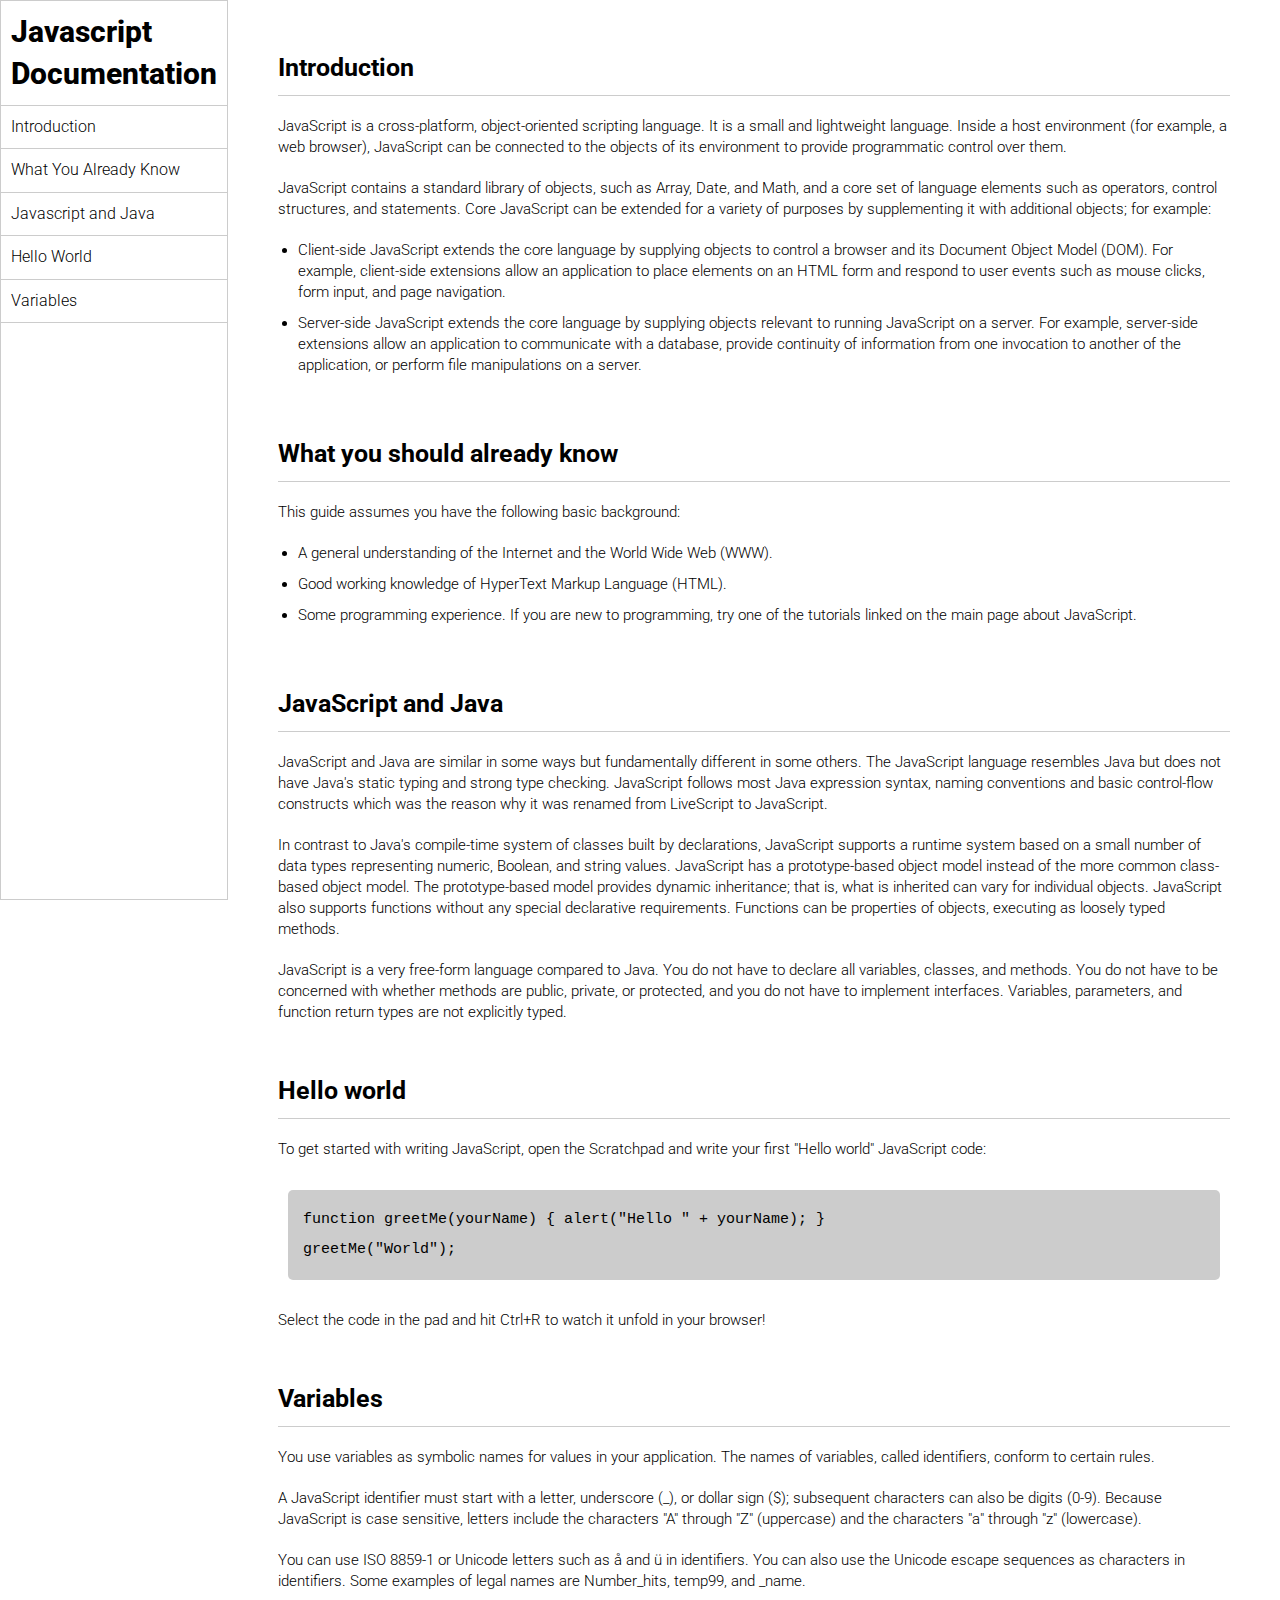
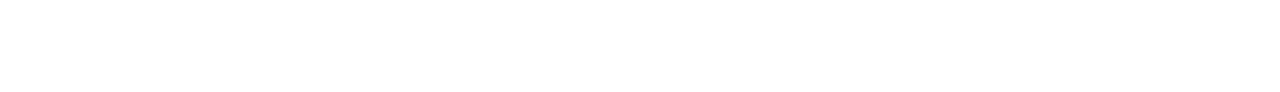
<file: Javascript Documentation/index.html>
<!DOCTYPE html>
<html lang="en">
<head>
    <meta charset="UTF-8">
    <meta name="viewport" content="width=device-width, initial-scale=1.0">
    <title>Javascript Documentation</title>
    <link rel="stylesheet" href="./style.css">
    <link rel="preconnect" href="https://fonts.googleapis.com">
    <link rel="preconnect" href="https://fonts.gstatic.com" crossorigin>
    <link href="https://fonts.googleapis.com/css2?family=Roboto:wght@300&display=swap" rel="stylesheet"> 
</head>
<body>
    <header>
        <nav>
            <h1>Javascript Documentation</h1>
            <ul>
                <a href="#introduction">
                    <li>Introduction</li>
                </a>
                <a href="#what_you_already_know">
                    <li>What You Already Know</li>
                </a>
                <a href="#JavaScript_and_Java">
                    <li>Javascript and Java</li>
                </a>
                <a href="#Hello_World">
                    <li>Hello World</li>
                </a>
                <a href="#Variables">
                    <li>Variables</li>
                </a>
            </ul>
        </nav>
    </header>
    <main>
        <section id="introduction">
            <h2>Introduction</h2>
            <article>
                <p> JavaScript is a cross-platform, object-oriented scripting language.
                    It is a small and lightweight language. Inside a host environment
                    (for example, a web browser), JavaScript can be connected to the
                    objects of its environment to provide programmatic control over
                    them.
                </p>
                <p>
                    JavaScript contains a standard library of objects, such as Array,
                    Date, and Math, and a core set of language elements such as
                    operators, control structures, and statements. Core JavaScript can
                    be extended for a variety of purposes by supplementing it with
                    additional objects; for example:
                </p>
                <ul>
                    <li>
                        Client-side JavaScript extends the core language by supplying
                        objects to control a browser and its Document Object Model (DOM).
                        For example, client-side extensions allow an application to place
                        elements on an HTML form and respond to user events such as mouse
                        clicks, form input, and page navigation.
                    </li>
                    <li>
                        Server-side JavaScript extends the core language by supplying
                        objects relevant to running JavaScript on a server. For example,
                        server-side extensions allow an application to communicate with a
                        database, provide continuity of information from one invocation to
                        another of the application, or perform file manipulations on a
                        server.
                    </li>
                </ul>
            </article>
        </section>
        <section id="What_you_should_already_know">
            <h2>What you should already know</h2>
            <article>
              <p>This guide assumes you have the following basic background:</p>
    
              <ul>
                <li>
                  A general understanding of the Internet and the World Wide Web
                  (WWW).
                </li>
                <li>Good working knowledge of HyperText Markup Language (HTML).</li>
                <li>
                  Some programming experience. If you are new to programming, try
                  one of the tutorials linked on the main page about JavaScript.
                </li>
              </ul>
            </article>
          </section>
          <section id="JavaScript_and_Java">
            <h2>JavaScript and Java</h2>
            <article>
              <p>
                JavaScript and Java are similar in some ways but fundamentally
                different in some others. The JavaScript language resembles Java but
                does not have Java's static typing and strong type checking.
                JavaScript follows most Java expression syntax, naming conventions
                and basic control-flow constructs which was the reason why it was
                renamed from LiveScript to JavaScript.
              </p>
    
              <p>
                In contrast to Java's compile-time system of classes built by
                declarations, JavaScript supports a runtime system based on a small
                number of data types representing numeric, Boolean, and string
                values. JavaScript has a prototype-based object model instead of the
                more common class-based object model. The prototype-based model
                provides dynamic inheritance; that is, what is inherited can vary
                for individual objects. JavaScript also supports functions without
                any special declarative requirements. Functions can be properties of
                objects, executing as loosely typed methods.
              </p>
              <p>
                JavaScript is a very free-form language compared to Java. You do not
                have to declare all variables, classes, and methods. You do not have
                to be concerned with whether methods are public, private, or
                protected, and you do not have to implement interfaces. Variables,
                parameters, and function return types are not explicitly typed.
              </p>
            </article>
          </section>
          <section id="Hello_world">
            <h2>Hello world</h2>
            <article>
              To get started with writing JavaScript, open the Scratchpad and write
              your first "Hello world" JavaScript code:
              <code
                >function greetMe(yourName) { alert("Hello " + yourName); }
                greetMe("World");
              </code>
    
              Select the code in the pad and hit Ctrl+R to watch it unfold in your
              browser!
            </article>
          </section>
          <section id="Variables">
            <h2>Variables</h2>
            <article>
              <p>
                You use variables as symbolic names for values in your application.
                The names of variables, called identifiers, conform to certain
                rules.
              </p>
              <p>
                A JavaScript identifier must start with a letter, underscore (_), or
                dollar sign ($); subsequent characters can also be digits (0-9).
                Because JavaScript is case sensitive, letters include the characters
                "A" through "Z" (uppercase) and the characters "a" through "z"
                (lowercase).
              </p>
              <p>
                You can use ISO 8859-1 or Unicode letters such as å and ü in
                identifiers. You can also use the Unicode escape sequences as
                characters in identifiers. Some examples of legal names are
                Number_hits, temp99, and _name.
              </p>
            </article>
          </section>
    </main>
</body>
</html>
</file>
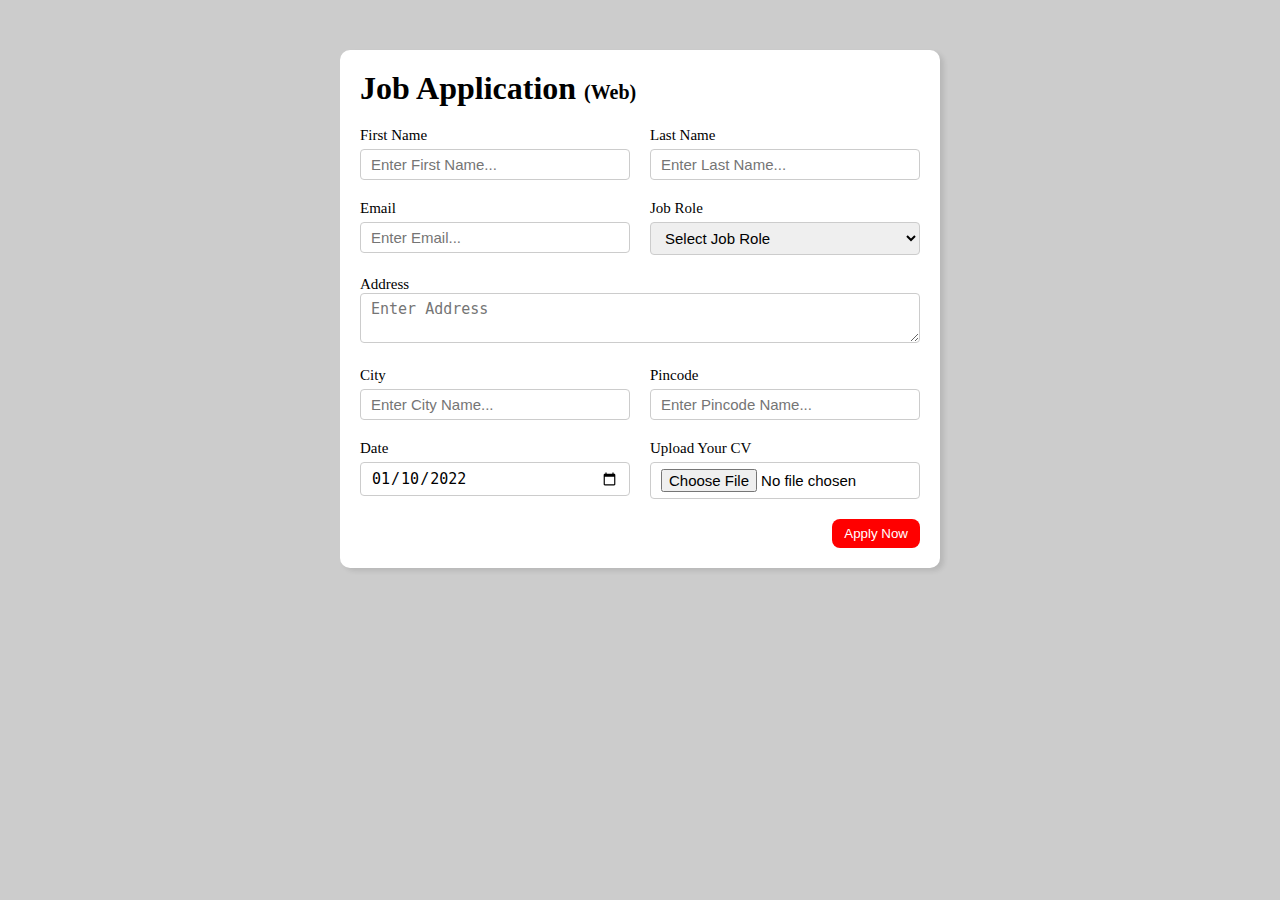
<file: Job Application/index.html>
<!DOCTYPE html>
<html lang="en">
  <head>
    <meta charset="UTF-8" />
    <meta http-equiv="X-UA-Compatible" content="IE=edge" />
    <meta name="viewport" content="width=device-width, initial-scale=1.0" />
    <title>Job Application Form</title>
    <link rel="stylesheet" href="style.css" />
  </head>
  <body>
    <div class="container">
      <div class="apply_box">
        <h1>
          Job Application
          <span class="title_small">(Web)</span>
        </h1>
        <form action="">
          <div class="form_container">
            <div class="form_control">
              <label for="first_name"> First Name </label>
              <input
                id="first_name"
                name="first_name"
                placeholder="Enter First Name..."
              />
            </div>
            <div class="form_control">
              <label for="last_name"> Last Name </label>
              <input
                id="last_name"
                name="last_name"
                placeholder="Enter Last Name..."
              />
            </div>
            <div class="form_control">
              <label for="email"> Email </label>
              <input
                type="email"
                id="email"
                name="email"
                placeholder="Enter Email..."
              />
            </div>
            <div class="form_control">
              <label for="job_role"> Job Role </label>
              <select id="job_role" name="job_role">
                <option value="">Select Job Role</option>
                <option value="frontend">Frontend Developer</option>
                <option value="backend">Backend Developer</option>
                <option value="full_stack">Full Stack Developer</option>
                <option value="ui_ux">UI UX Designer</option>
              </select>
            </div>
            <div class="textarea_control">
              <label for="address"> Address </label>
              <textarea
                id="address"
                name="address"
                row="4"
                cols="50"
                placeholder="Enter Address"
              ></textarea>
            </div>
            <div class="form_control">
              <label for="city"> City </label>
              <input id="city" name="city" placeholder="Enter City Name..." />
            </div>
            <div class="form_control">
              <label for="pincode"> Pincode </label>
              <input
                type="number"
                id="pincode"
                name="pincode"
                placeholder="Enter Pincode Name..."
              />
            </div>
            <div class="form_control">
              <label for="date"> Date </label>
              <input value="2022-01-10" type="date" id="date" name="date" />
            </div>
            <div class="form_control">
              <label for="upload"> Upload Your CV </label>
              <input type="file" id="upload" name="upload" />
            </div>
          </div>
          <div class="button_container">
            <button type="submit">Apply Now</button>
          </div>
        </form>
      </div>
    </div>
  </body>
</html>
</file>
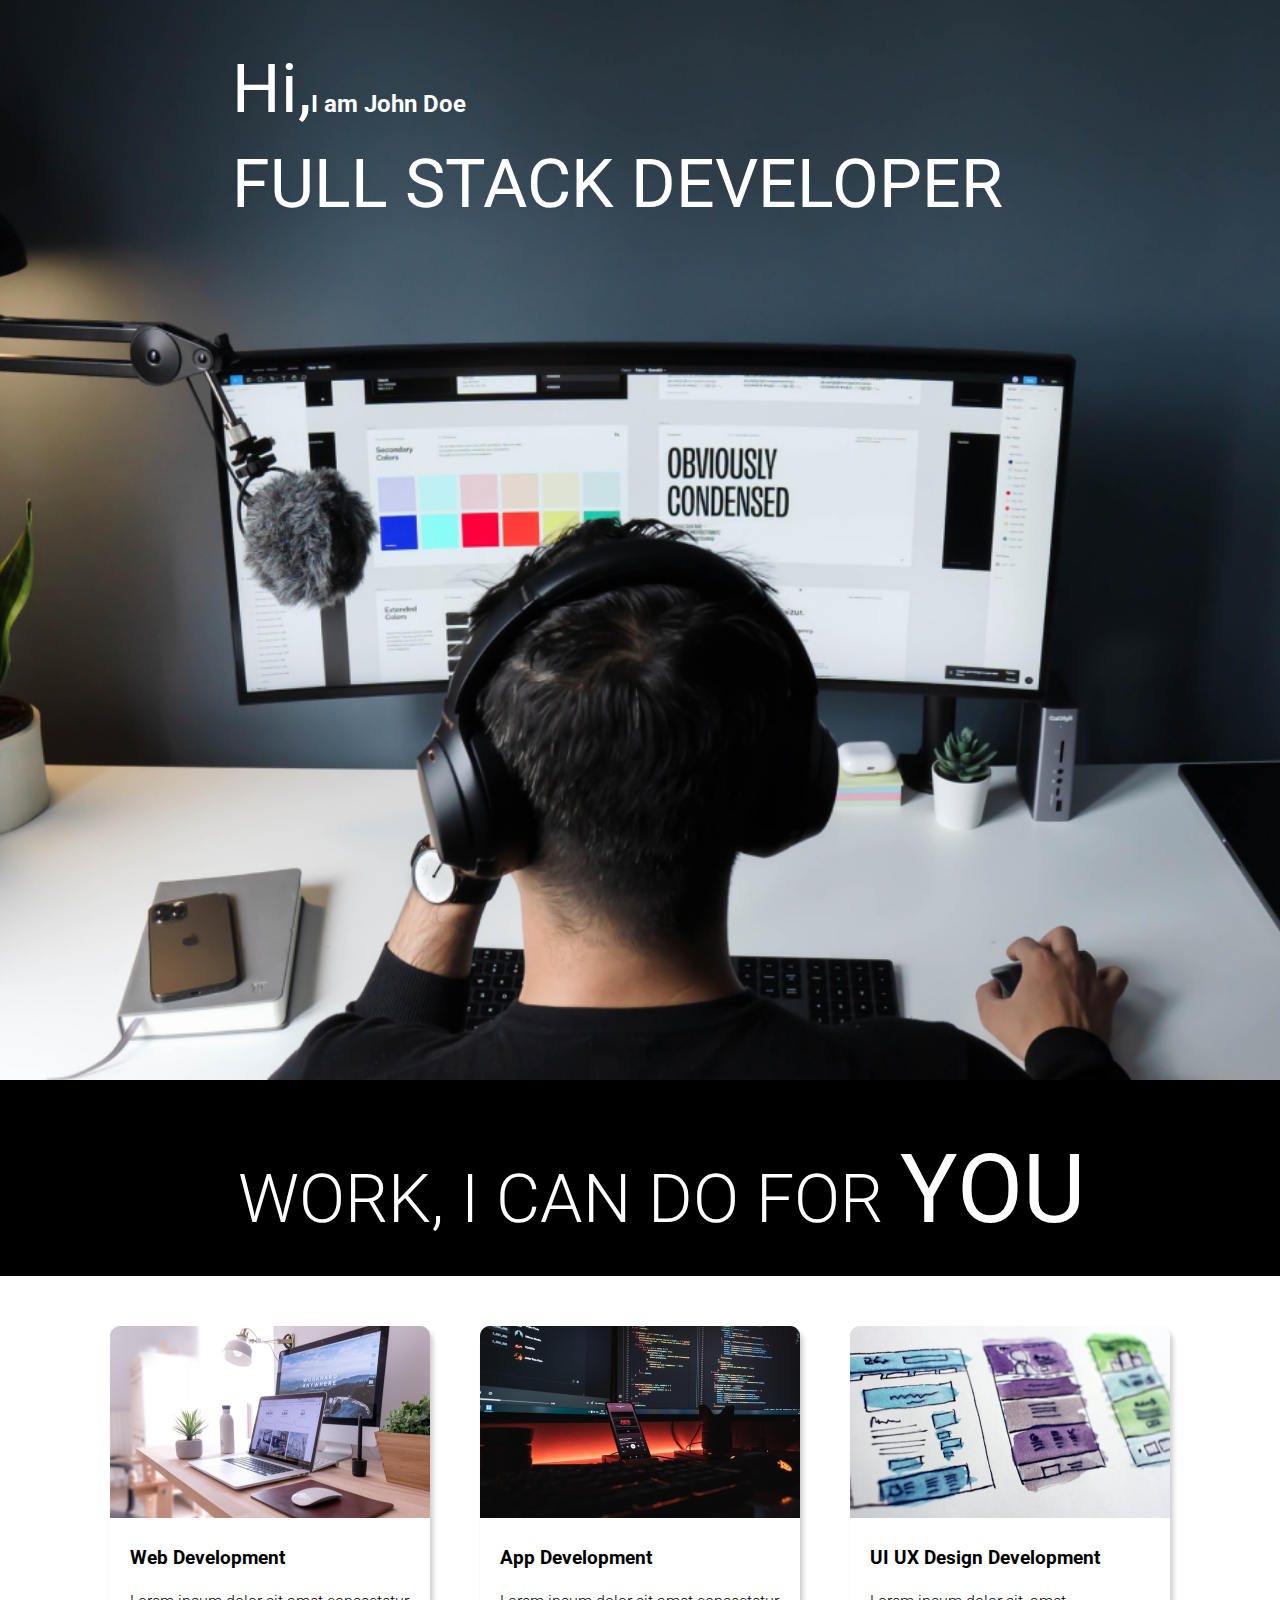
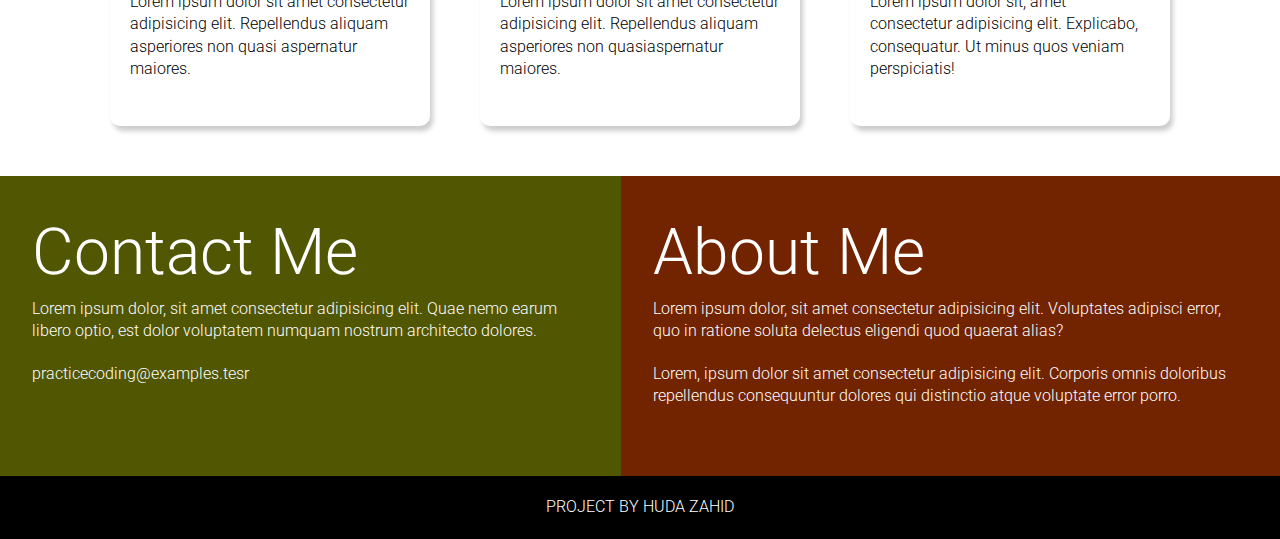
<file: Landing Page/index.html>
<!DOCTYPE html>
<html lang="en">
<head>
    <meta charset="UTF-8">
    <meta name="viewport" content="width=device-width, initial-scale=1.0">
    <title>Developer | Landing Page</title>
    <link rel="stylesheet" href="style.css">
    <link rel="preconnect" href="https://fonts.gstatic.com" crossorigin>
</head>
<body>
    <section class="first">
        <div class="text">
            <h2><span class="text1">Hi,</span>I am John Doe</h2>
            <h1 class="text1">FULL STACK DEVELOPER</h1>
        </div>
    </section>
    <section class="second">
        <div class="text">
            <h2>WORK, I CAN DO FOR <span>YOU</span></h2>
        </div>
    </section>
    <section class="work">
       <div class="items">
        <div class="card">
            <div class="img">
                <img src="./Images/web.png" alt="">
            </div>
            <div class="content">
                <h3>Web Development</h3>
                <p>Lorem ipsum dolor sit amet consectetur adipisicing elit. Repellendus aliquam asperiores non quasi aspernatur maiores.</p>
            </div>
        </div>
       </div>
       <div class="items">
        <div class="card">
           <div class="img">
                <img src="./Images/mobile.png" alt="">
           </div>
           <div class="content">
                <h3>App Development</h3>
                <p>Lorem ipsum dolor sit amet consectetur adipisicing elit. Repellendus aliquam asperiores non quasiaspernatur maiores.</p>
           </div>
        </div>
       </div>
        <div class="items">
            <div class="card">
                <div class="img">
                    <img src="./Images/uiux.png" alt="">
                </div>
                <div class="content">
                    <h3>UI UX Design Development</h3>
                    <p>Lorem ipsum dolor sit, amet consectetur adipisicing elit. Explicabo, consequatur. Ut minus quos veniam perspiciatis!</p>
                </div>
            </div>
        </div>
    </section>
    <section class="bottom">
        <div class="contact">
            <h2>Contact Me</h2>
            <p>Lorem ipsum dolor, sit amet consectetur adipisicing elit. Quae nemo earum libero optio, est dolor voluptatem numquam nostrum architecto dolores.</p>
            <p>practicecoding@examples.tesr</p>
        </div>
        <div class="about">
            <h2>About Me</h2>
            <p>Lorem ipsum dolor, sit amet consectetur adipisicing elit. Voluptates adipisci error, quo in ratione soluta delectus eligendi quod quaerat alias?</p>
            <p>Lorem, ipsum dolor sit amet consectetur adipisicing elit. Corporis omnis doloribus repellendus consequuntur dolores qui distinctio atque voluptate error porro.</p>
        </div>
    </section>
    <footer>
        Project By Huda Zahid
    </footer>
</body>
</html>
</file>
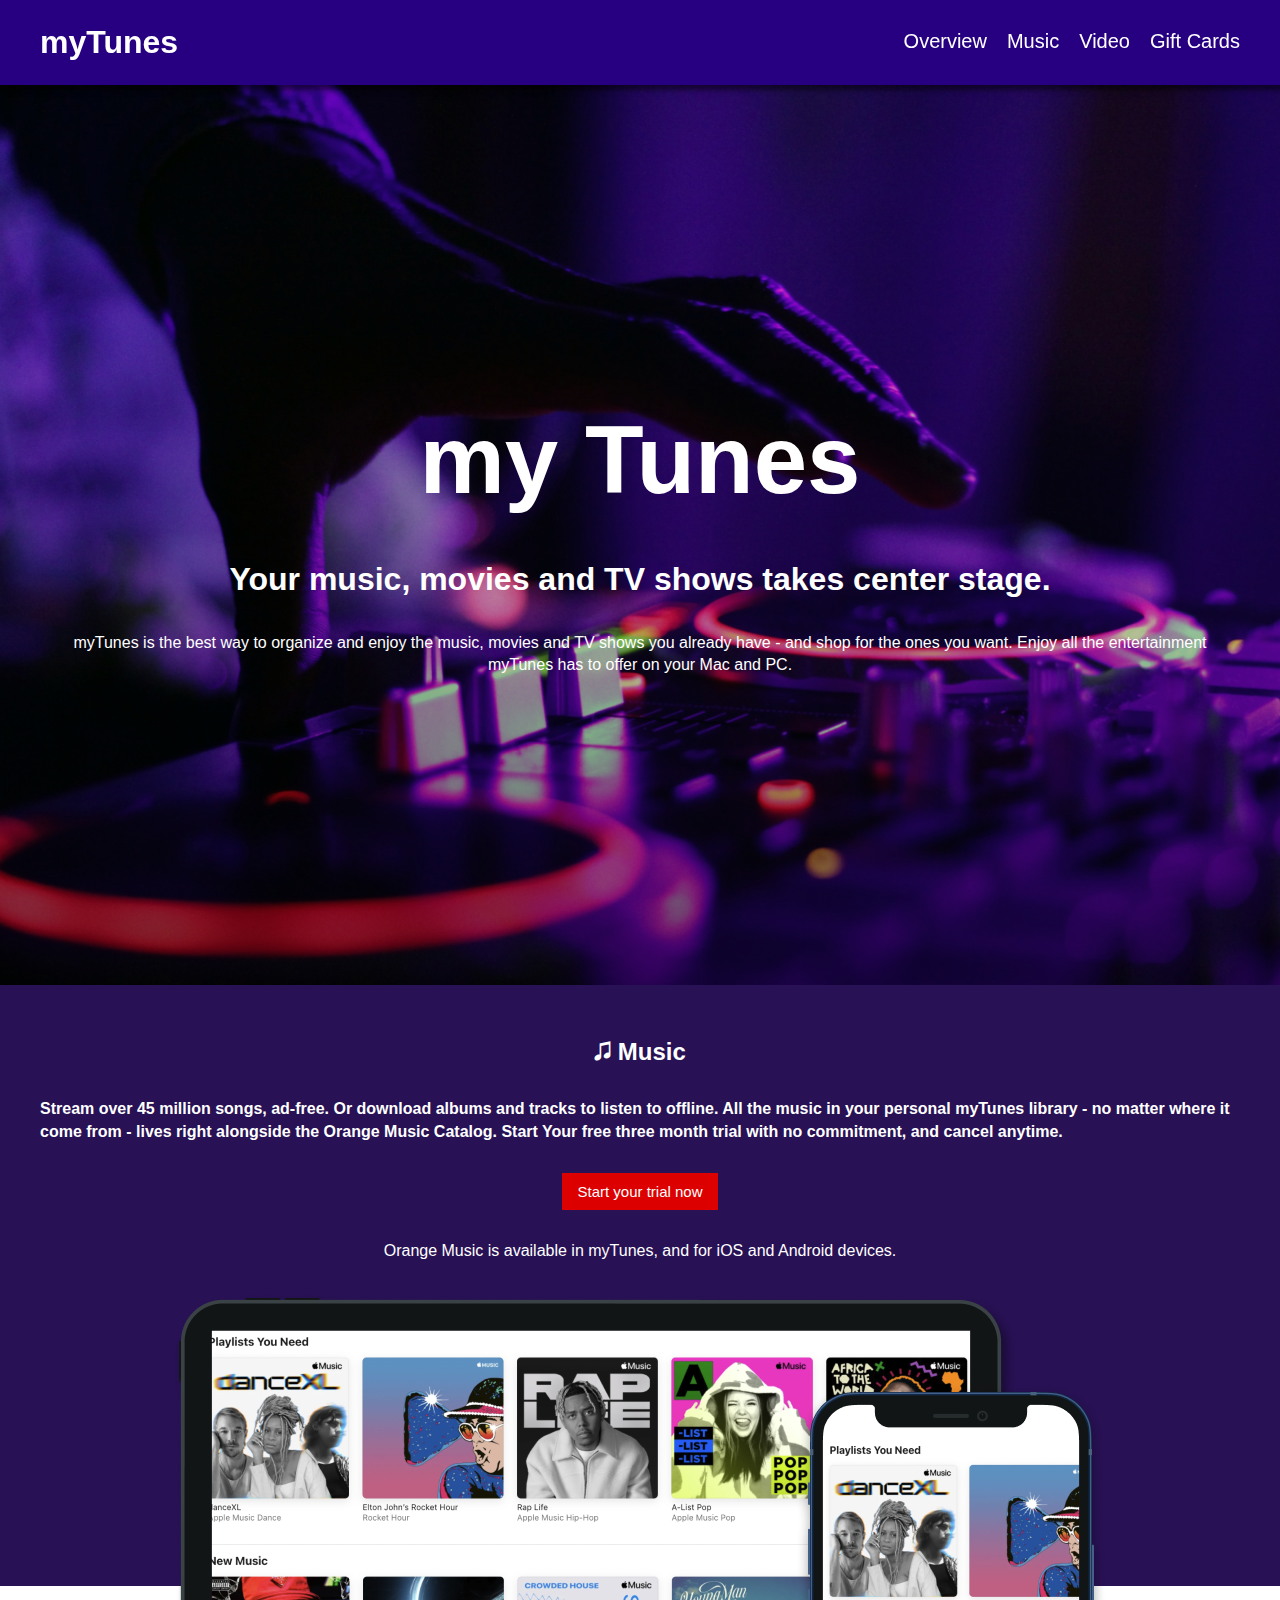
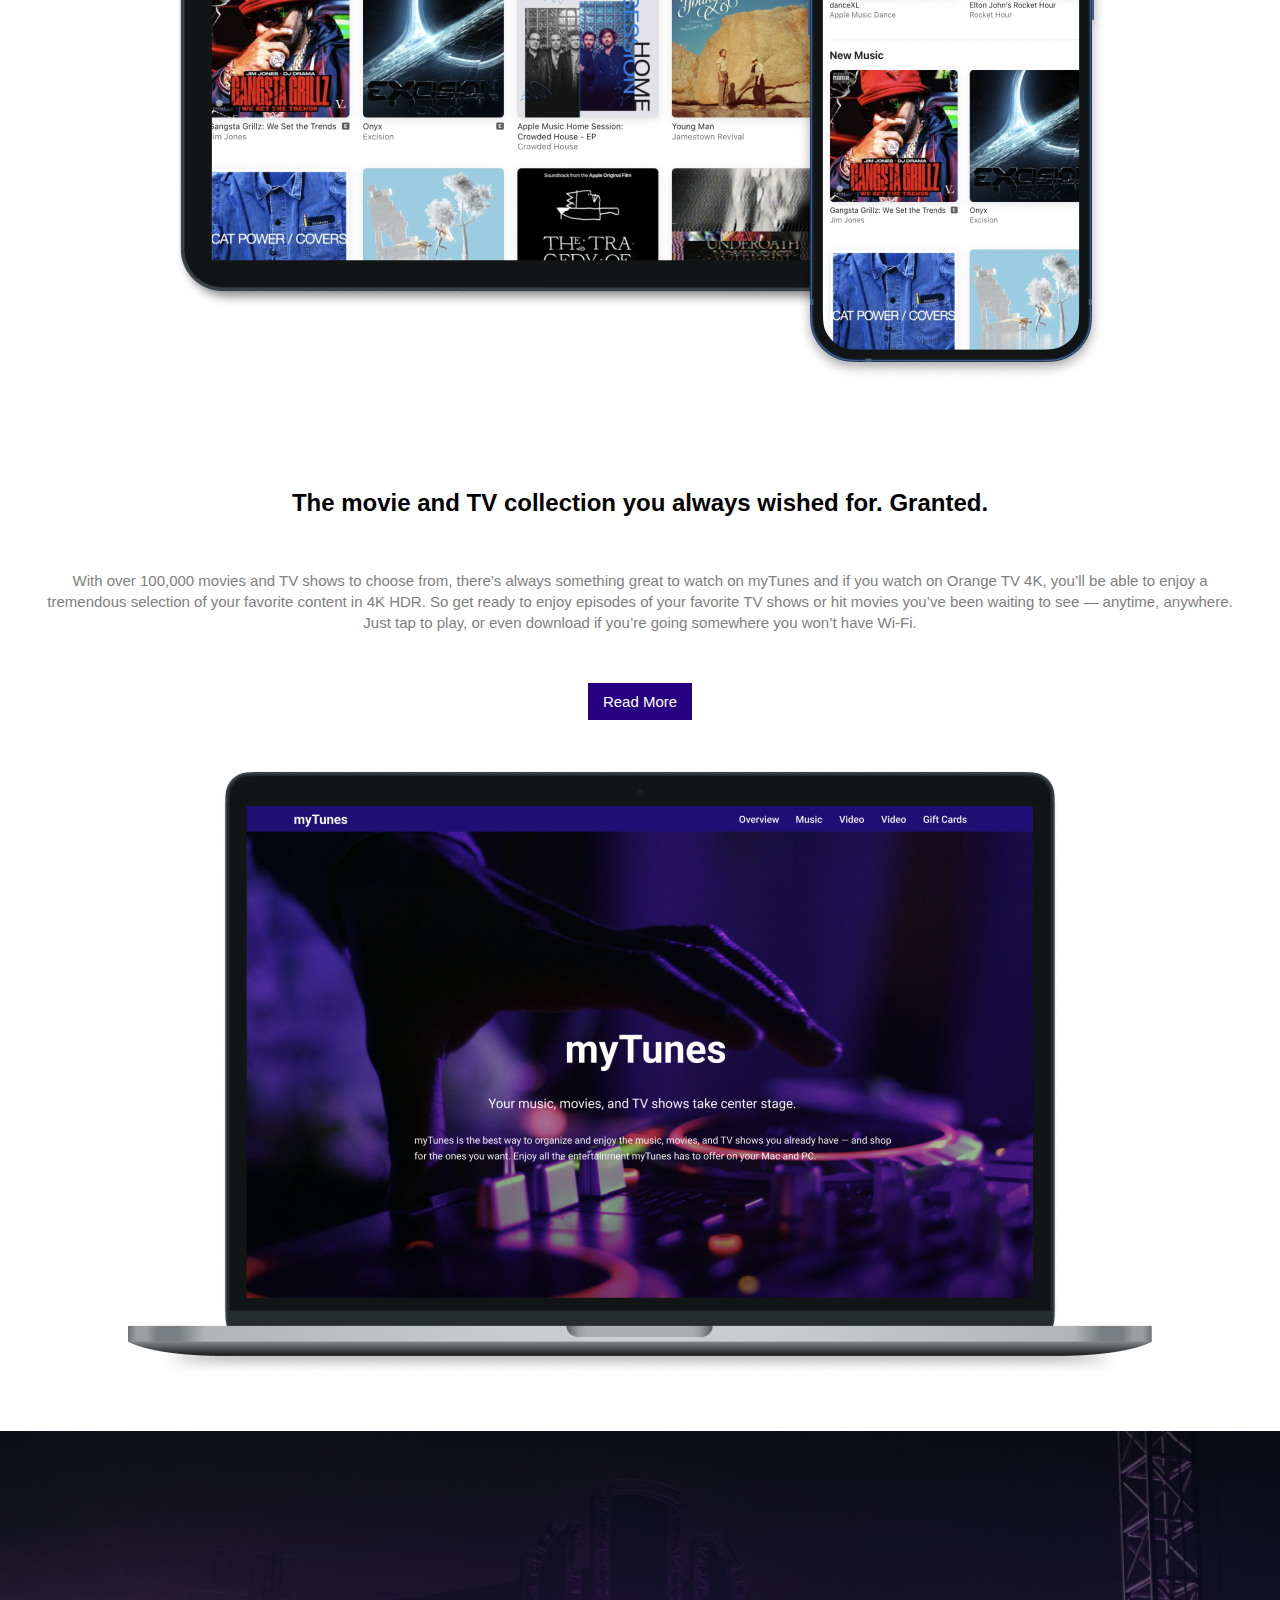
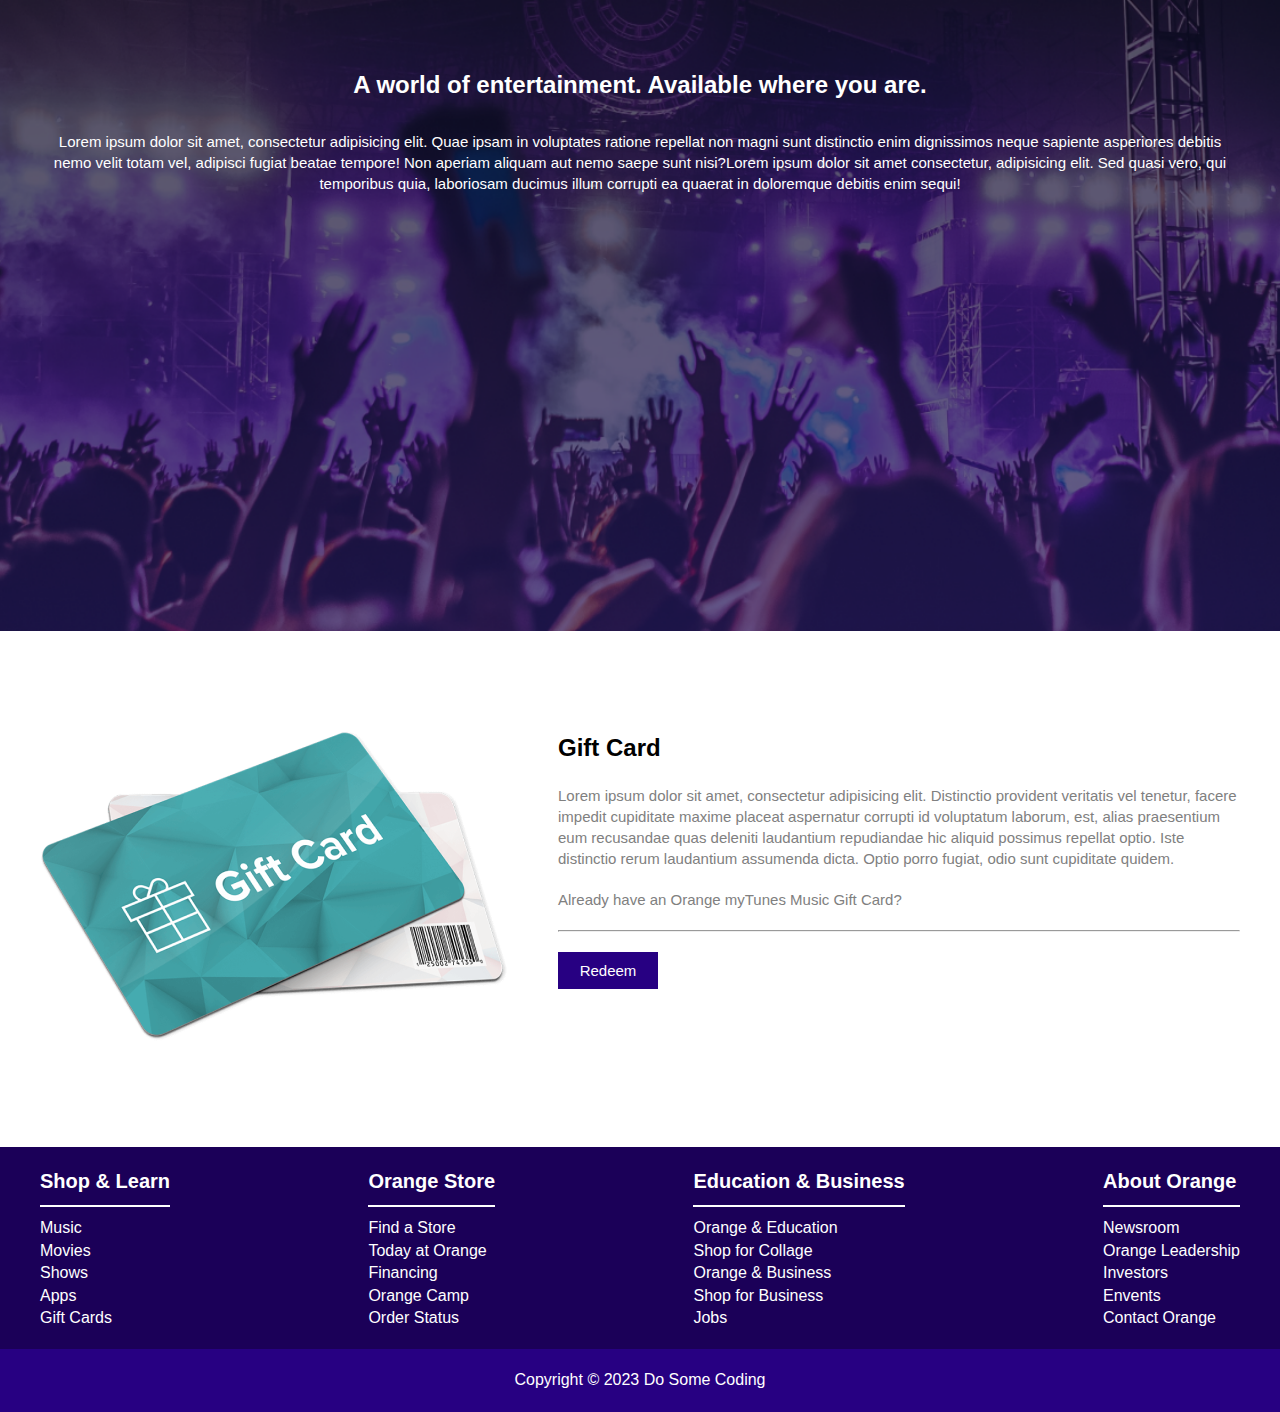
<file: music website/index.html>
<!DOCTYPE html>
<html lang="en">
<head>
    <meta charset="UTF-8">
    <meta name="viewport" content="width=device-width, initial-scale=1.0">
    <title>Music Website</title>
    <link rel="stylesheet" href="style.css">
    <link rel="preconnect" href="https://fonts.gstatic.com" crossorigin>
</head>
<body>
    <header>
        <nav class="container">
            <div class="logo">
                myTunes
            </div>
            <ul>
                <a href="#hero">
                    <li>Overview</li>
                </a>
                <a href="#music">
                    <li>Music</li>
                </a>
                <a href="#Vid">
                    <li>Video</li>
                </a>
                <a href="#Gift">
                    <li>Gift Cards</li>
                </a>

            </ul>
        </nav>
    </header>
    <main>
        <section class="hero_section" id="hero">
            <div class="container">
                <h1>my Tunes</h1>
                <h3>Your music, movies and TV shows takes center stage.</h3>
                <p>myTunes is the best way to organize and enjoy the music, movies and TV shows you already have - and shop for the ones you want. Enjoy all the entertainment myTunes has to offer on your Mac and PC.</p>
            </div>
        </section>
        <section>
            <div class="music-section" id="music">
                <div class="container">
                    <h2>
                        <span>🎜</span>
                        Music
                    </h2>
                    <h4>Stream over 45 million songs, ad-free. Or download albums and tracks to listen to offline. All the music in your personal myTunes library - no matter where it come from - lives right alongside the Orange Music Catalog. Start Your free three month trial with no commitment, and cancel anytime. </h4>
                    <button class="btn">
                        Start your trial now
                    </button>
                    <p>Orange Music is available in myTunes, and for iOS and Android devices.</p>
                    <div class="ipad-iphone-img">
                        <img src="./Images/ipad-iphone.png" alt="">
                    </div>
                </div>
            </div>
        </section>
        <section class="about container">
            <h2>
                The movie and TV collection you always wished for. Granted.
            </h2>
            <p>
                With over 100,000 movies and TV shows to choose from, there’s always
                something great to watch on myTunes and if you watch on Orange TV 4K,
                you’ll be able to enjoy a tremendous selection of your favorite
                content in 4K HDR. So get ready to enjoy episodes of your favorite TV
                shows or hit movies you’ve been waiting to see — anytime, anywhere.
                Just tap to play, or even download if you’re going somewhere you won’t
                have Wi-Fi.
            </p>
            <button class="btnn">
                Read More
            </button>
            <div class="image">
                <img src="./Images/mac.png" alt="">
            </div>
        </section>
        <section class="video" id="Vid">
            <div class="container">
                <h2> 
                    A world of entertainment. Available where you are.
                </h2>
                <p>
                    Lorem ipsum dolor sit amet, consectetur adipisicing elit. Quae ipsam in voluptates ratione repellat non magni sunt distinctio enim dignissimos neque sapiente asperiores debitis nemo velit totam vel, adipisci fugiat beatae tempore! Non aperiam aliquam aut nemo saepe sunt nisi?Lorem ipsum dolor sit amet consectetur, adipisicing elit. Sed quasi vero, qui temporibus quia, laboriosam ducimus illum corrupti ea quaerat in doloremque debitis enim sequi!
                </p>
            </div>
        </section>
       <div class="container">
        <section class="gift" id="Gift">
            <div class="giftcard">
                <img src="./Images/gift_card.png" alt="">
            </div>
            <div class="giftcontent">
                <h2>Gift Card</h2>
                <p>Lorem ipsum dolor sit amet, consectetur adipisicing elit. Distinctio provident veritatis vel tenetur, facere impedit cupiditate maxime placeat aspernatur corrupti id voluptatum laborum, est, alias praesentium eum recusandae quas deleniti laudantium repudiandae hic aliquid possimus repellat optio. Iste distinctio rerum laudantium assumenda dicta. Optio porro fugiat, odio sunt cupiditate quidem.</p>
                <p>Already have an Orange myTunes Music Gift Card?</p>
                <hr>
                <button class="btnn">
                    Redeem
                </button>
            </div>
        </section>
       </div>
    </main>
    <footer>
        <section class="upper">
            <div class="container">
                <div class="foot">
                    <h4>Shop & Learn</h4>
                    <ul>
                        <li>Music</li>
                        <li>Movies</li>
                        <li>Shows</li>
                        <li>Apps</li>
                        <li>Gift Cards</li>
                      </ul>
                </div>
                <div class="foot">
                    <h4>Orange Store</h4>
                    <ul>
                      <li>Find a Store</li>
                      <li>Today at Orange</li>
                      <li>Financing</li>
                      <li>Orange Camp</li>
                      <li>Order Status</li>
                    </ul>
                </div>
                <div class="foot">
                    <h4>Education & Business</h4>
                    <ul>
                      <li>Orange & Education</li>
                      <li>Shop for Collage</li>
                      <li>Orange & Business</li>
                      <li>Shop for Business</li>
                      <li>Jobs</li>
                    </ul>
                </div>
                <div class="foot">
                    <h4>About Orange</h4>
                    <ul>
                      <li>Newsroom</li>
                      <li>Orange Leadership</li>
                      <li>Investors</li>
                      <li>Envents</li>
                      <li>Contact Orange</li>
                    </ul>
                </div>
            </div>
        </section>
        <section class="lower">
            <p>Copyright &#169; 2023 Do Some Coding</p>
        </section>
    </footer>
</body>
</html>
</file>
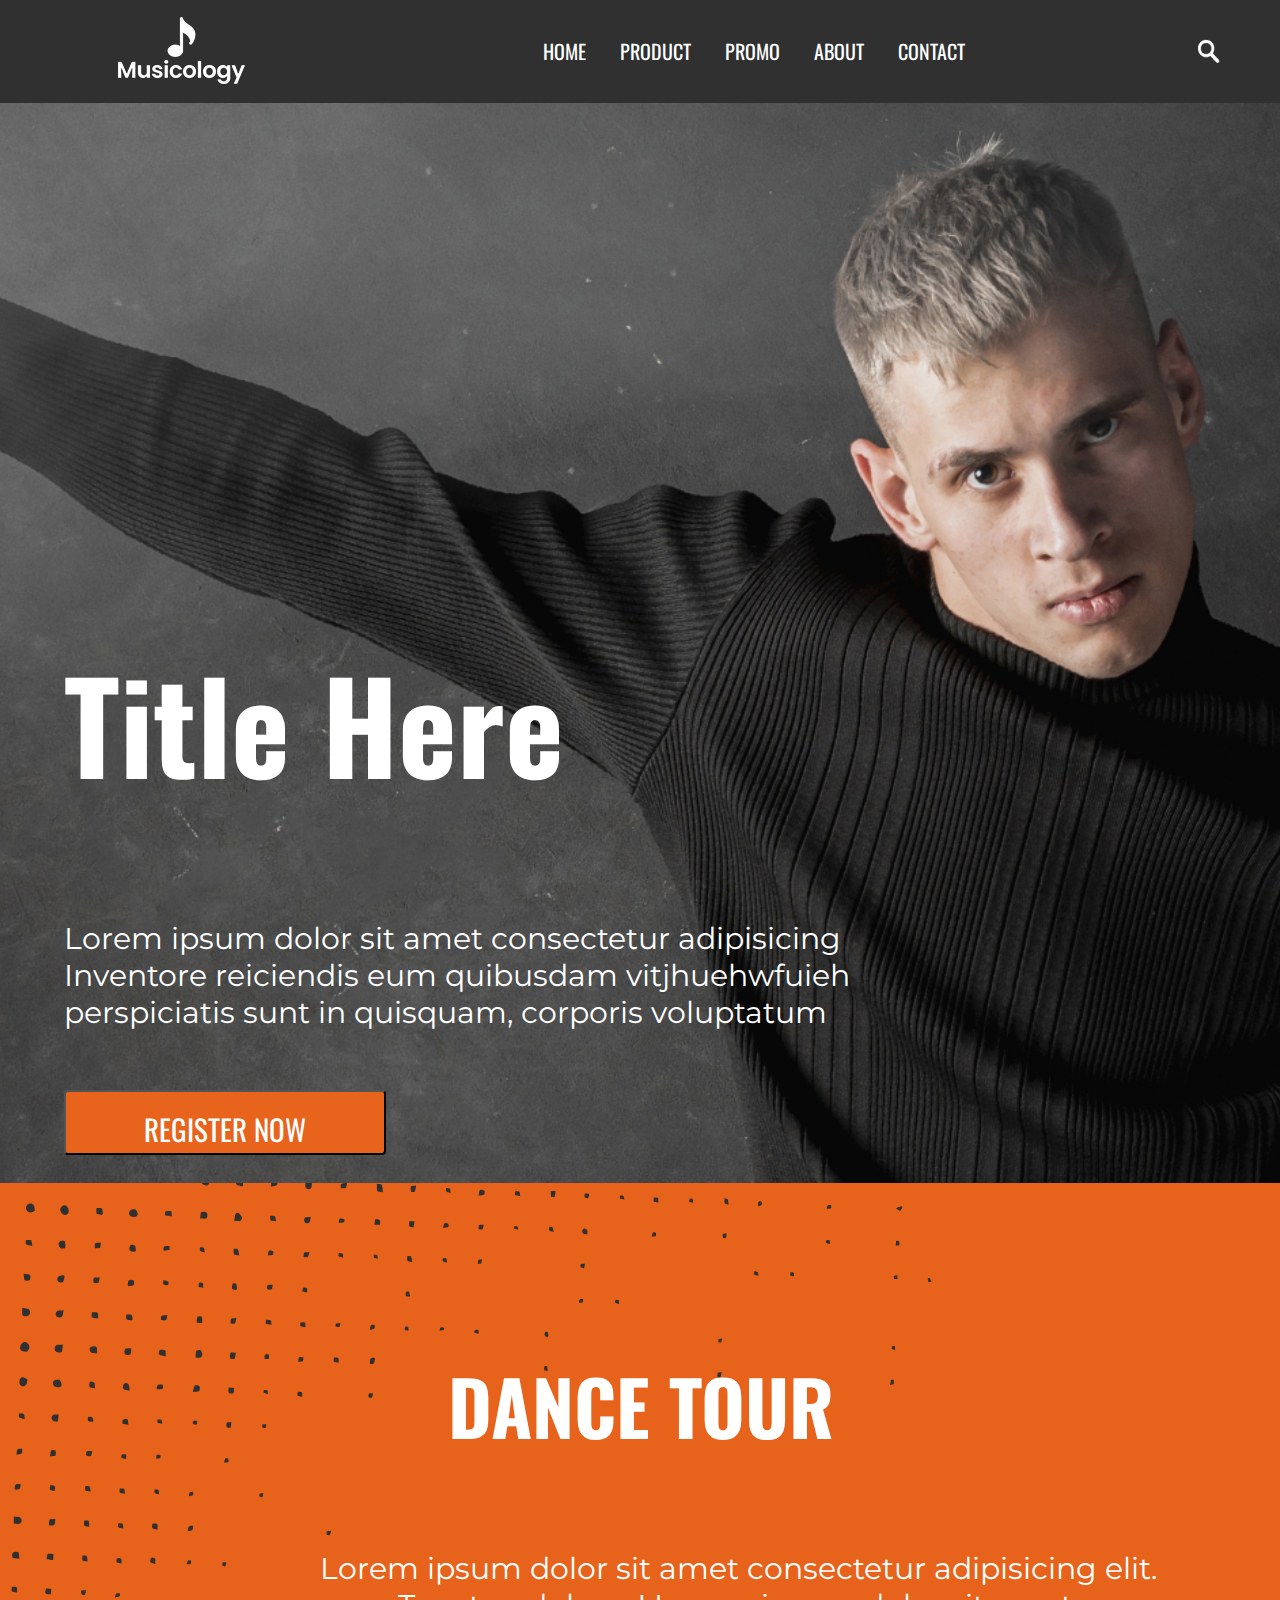
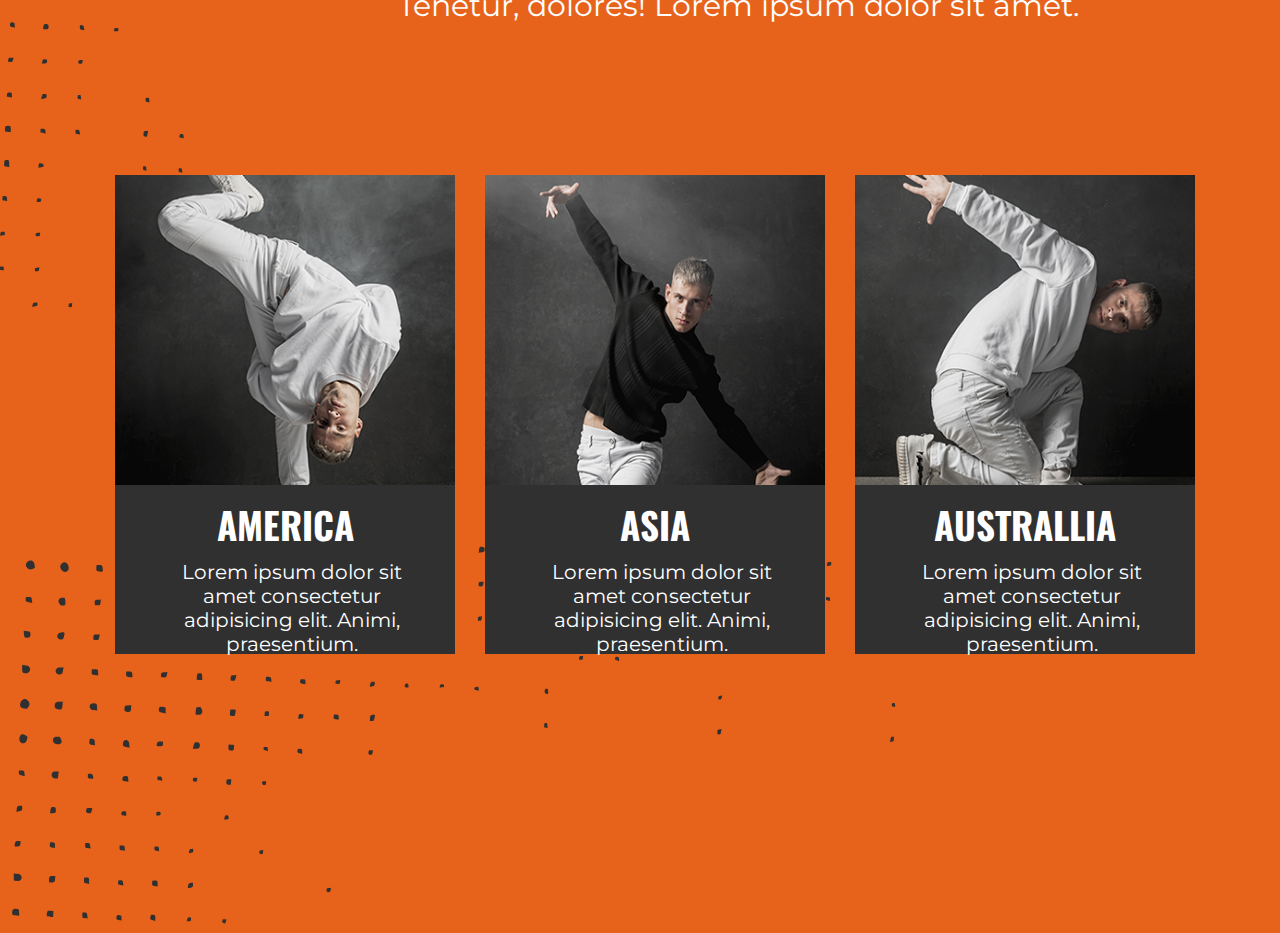
<file: PSD_1/index.html>
<!DOCTYPE html>
<html lang="en">
<head>
    <meta charset="UTF-8">
    <meta name="viewport" content="width=device-width, initial-scale=1.0">
    <title>Website</title>
    <link rel="stylesheet" href="style.css">
    <link rel="preconnect" href="https://fonts.googleapis.com">
    <link rel="preconnect" href="https://fonts.gstatic.com" crossorigin>
    <link href="https://fonts.googleapis.com/css2?family=Courier+Prime:wght@700&family=Inter:wght@300&family=Oswald&family=Roboto:wght@300&display=swap" rel="stylesheet">
    <style>
         *{
    padding: 0;
    margin: 0;
    box-sizing: border-box;
}
body,
html{
    height: 100%;
}
header{
    background-color: #303030;
    height: 103px;
    width: 1349px;
}
.container{
    display: flex;
    justify-content: space-between;
    align-items: center;
    max-width: 1200px;
    margin: 0 auto;
}
.logo img{
    margin-top: 15px;
}
ul li{
    display: inline-block;
    text-decoration: none;
    list-style: none;
    text-transform: uppercase;
    font-size: 20px;
    color: #ffffff;
    font-family: "Oswald";
    margin: 5px;
    padding: 10px;
}
.search img{
    width: 30px;
    height: 30px;
} 
.container1{
    background-image: url(./images/Image.png);
    height: 120vh;
    background-position: center;
    background-repeat: no-repeat;
    background-size: cover;
}  
.title h1{
    position: absolute;
    top: 70%;
    left: 5%;
    font-size: 125px;
    color: #ffffff;
    font-family: "Oswald";
}  
.title p{
    position: absolute;
    top: 100%;
    left: 5%;
    width: 1254px;
    height: 210px;
    font-size: 30px;
    color: #ffffff;
    font-family: "Montserrat";
}
.btn{
    position: absolute;
    top: 120%;
    left: 5%;
    width: 322px;
    height: 65px;
    border-radius: 4px;
    background-color: #e8631c; 
    font-size: 29px;
    text-transform: uppercase;
    color: #ffffff;
    font-family: "Oswald";
    text-align: center;
}
.container2{
    background-image: url(./images/orange\ bg.png);
    height: 150vh;
}
.head h1{
    position: absolute;
    top: 150%;
    left: 35%;
    font-size: 75px;
    text-transform: uppercase;
    color: #ffffff;
    font-weight: 700;
    font-family: "Oswald";
    text-align: center;
}
.head p{
    position: absolute;
    top: 170%;
    left: 25%;
    font-size: 30px;
    color: #ffffff;
    font-weight: 400;
    font-family: "Montserrat";
    text-align: center;
}
.card{
    position: absolute;
    top: 190%;
    left: 9%;
    display: flex;
    justify-content: space-between;
    align-items: center;
    max-width: 1100px;
    gap: 30px;
}
.items{
    margin-top: 10px;
}
.img img{
    width: 340px;
    height: 310px;
}
.content{
    width: 340px;
    height: 165px;
    background-color: #303030;
}
.content h3{
    font-size: 37px;
    text-transform: uppercase;
    color: #ffffff;
    font-family: "Oswald";
    text-align: center;
}
.content p{
    font-size: 20px;
    color: #ffffff;
    font-family: "Montserrat";
    text-align: center;
}
    </style>
</head>
<body>
    <header>
        <nav>
            <div class="container">
                <div class="logo">
                    <img src="./images/Logonew.png" alt="">
                </div>
                <div class="lists">
                    <ul>
                        <li>home</li>
                        <li>product</li>
                        <li>promo</li>
                        <li>about</li>
                        <li>contact</li>
                    </ul>
                </div>
                <div class="search">
                    <img src="./images/Search.png" alt="">
                </div>
            </div>
        </nav>
    </header>
    <section class="container1">
        <div class="title">
            <h1>Title Here</h1>
            <p>Lorem ipsum dolor sit amet consectetur adipisicing<br> Inventore reiciendis eum quibusdam vitjhuehwfuieh<br>perspiciatis sunt in quisquam, corporis voluptatum</p>
            <button class="btn">Register Now</button>
        </div>
    </section>    
    <section class="container2">
        <div class="head">
            <h1>Dance tour</h1>
            <p>Lorem ipsum dolor sit amet consectetur adipisicing elit.<br> Tenetur, dolores! Lorem ipsum dolor sit amet.</p>
        </div>
        <div class="card">
            <div class="items">
                <div class="img">
                    <img src="./images/Image 2.png" alt="">
                </div>
                <div class="content">
                    <h3>America</h3>
                    <p>Lorem ipsum dolor sit amet consectetur adipisicing elit. Animi, praesentium.</p>
                </div>
            </div>
            <div class="items">
                <div class="img">
                    <img src="./images/Image 3.png" alt="">
                </div>
                <div class="content">
                    <h3>Asia</h3>
                    <p>Lorem ipsum dolor sit amet consectetur adipisicing elit. Animi, praesentium.</p>
                </div>
            </div>
            <div class="items">
                <div class="img">
                    <img src="./images/Image 4.png" alt="">
                </div>
                <div class="content">
                    <h3>Australlia</h3>
                    <p>Lorem ipsum dolor sit amet consectetur adipisicing elit. Animi, praesentium.</p>
                </div>
            </div>
        </div>
    </section>

</body>
</html>
</file>
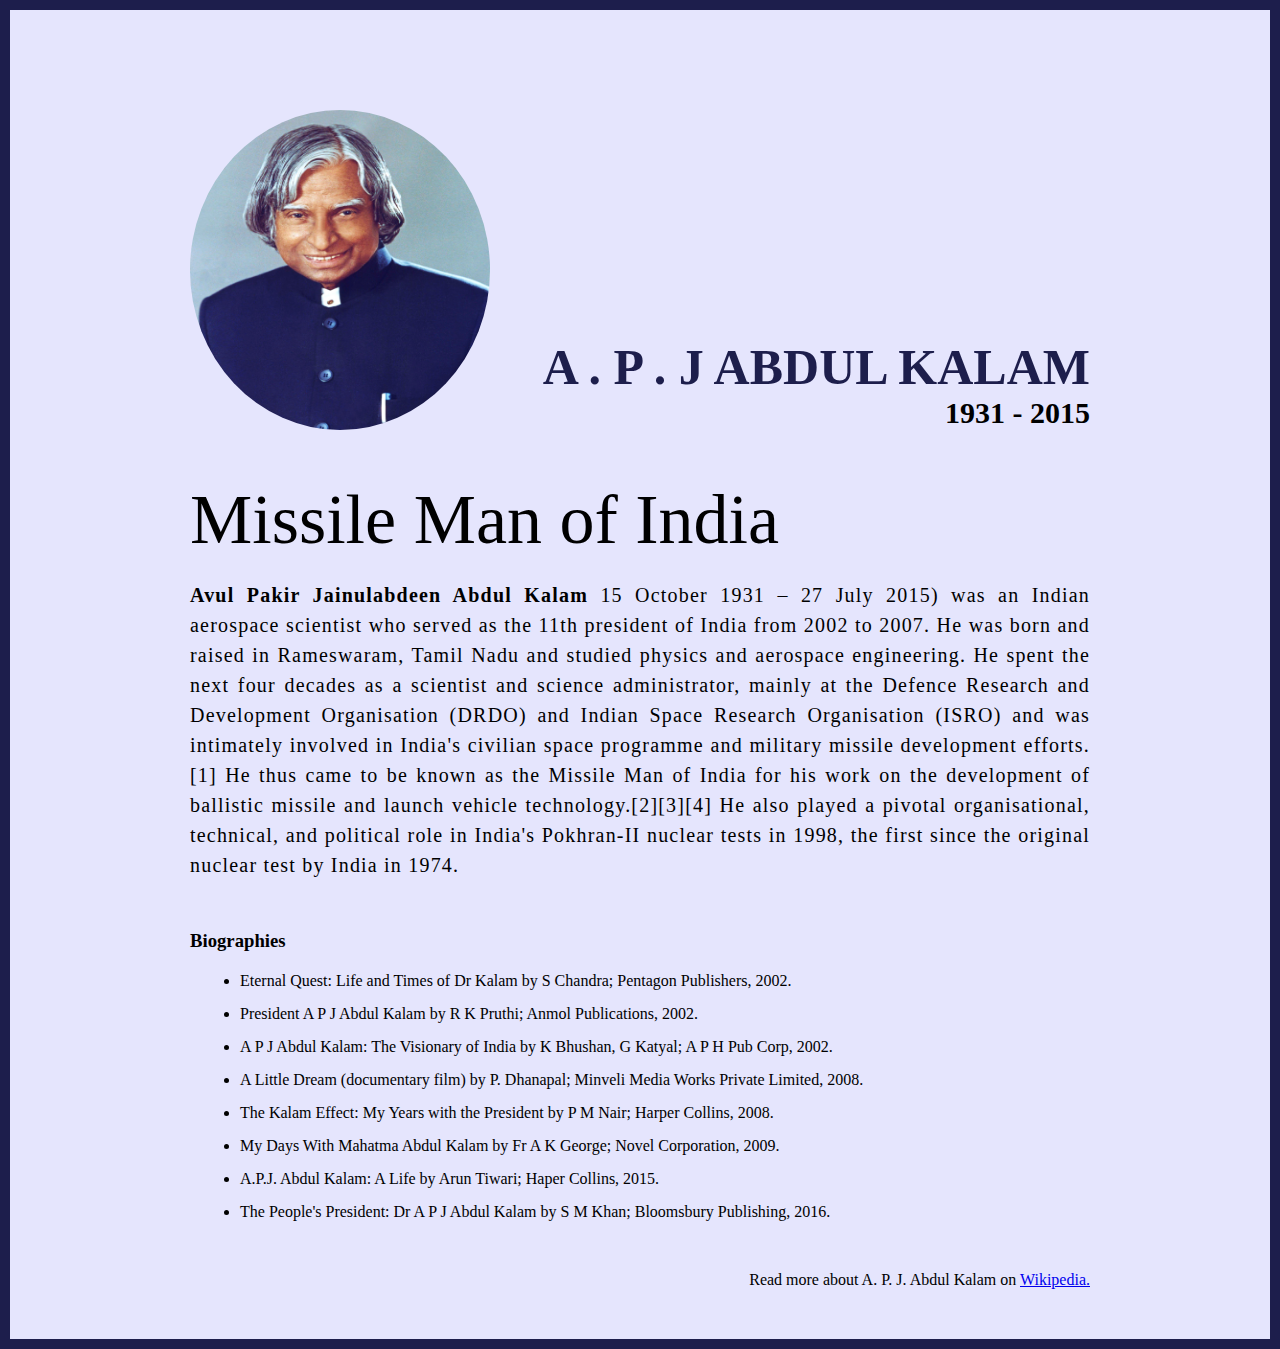
<file: Tribute website/index.html>
<!DOCTYPE html>
<html lang="en">
<head>
    <meta charset="UTF-8">
    <meta name="viewport" content="width=device-width, initial-scale=1.0">
    <title>The Tribute Website | A.P. J Abdul Kalam</title>
    <link rel="stylesheet" href="style.css" />
</head>
<body>
    <div class="container">
        <div class="content">
          <section class="top_section">
            <div class="image_container">
              <img src="./images/apj.jpg" alt="tribute" />
            </div>
            <div>
              <h1>A . P . J Abdul Kalam</h1>
              <h4>1931 - 2015</h4>
            </div>
          </section>
          <section class="about_section">
            <h2>Missile Man of India</h2>
            <p>
              <b>Avul Pakir Jainulabdeen Abdul Kalam</b> 15 October 1931 – 27 July
              2015) was an Indian aerospace scientist who served as the 11th
              president of India from 2002 to 2007. He was born and raised in
              Rameswaram, Tamil Nadu and studied physics and aerospace
              engineering. He spent the next four decades as a scientist and
              science administrator, mainly at the Defence Research and
              Development Organisation (DRDO) and Indian Space Research
              Organisation (ISRO) and was intimately involved in India's civilian
              space programme and military missile development efforts.[1] He thus
              came to be known as the Missile Man of India for his work on the
              development of ballistic missile and launch vehicle
              technology.[2][3][4] He also played a pivotal organisational,
              technical, and political role in India's Pokhran-II nuclear tests in
              1998, the first since the original nuclear test by India in 1974.
            </p>
          </section>
          <section class="biography_section">
            <h3>Biographies</h3>
            <ul>
              <li>
                Eternal Quest: Life and Times of Dr Kalam by S Chandra; Pentagon
                Publishers, 2002.
              </li>
              <li>
                President A P J Abdul Kalam by R K Pruthi; Anmol Publications,
                2002.
              </li>
              <li>
                A P J Abdul Kalam: The Visionary of India by K Bhushan, G Katyal;
                A P H Pub Corp, 2002.
              </li>
              <li>
                A Little Dream (documentary film) by P. Dhanapal; Minveli Media
                Works Private Limited, 2008.
              </li>
              <li>
                The Kalam Effect: My Years with the President by P M Nair; Harper
                Collins, 2008.
              </li>
              <li>
                My Days With Mahatma Abdul Kalam by Fr A K George; Novel
                Corporation, 2009.
              </li>
              <li>
                A.P.J. Abdul Kalam: A Life by Arun Tiwari; Haper Collins, 2015.
              </li>
              <li>
                The People's President: Dr A P J Abdul Kalam by S M Khan;
                Bloomsbury Publishing, 2016.
              </li>
            </ul>
          </section>
          <footer>
            <p>
              Read more about A. P. J. Abdul Kalam on
              <a href="https://en.wikipedia.org/wiki/A._P._J._Abdul_Kalam"
                >Wikipedia.</a
              >
            </p>
          </footer>
        </div>
    
</body>
</html>
</file>
<file: Javascript Documentation/style.css>
@import url('https://fonts.googleapis.com/css2?family=Roboto:wght@300&display=swap');
*{
    margin: 0;
    padding: 0;
    box-sizing: border-box;
}
html,
body{
    font-family: 'Roboto', sans-serif;
    line-height: 1.4;
    font-weight: 300;
    scroll-behavior: smooth;
}
a{
    text-decoration: none;
}
body{
    display: flex;
}
header{
    border: 1px solid #ccc;
    height: 100vh;
}
h1{
    font-size: 30px;
    font-weight: 800;
    padding: 10px;
    border-bottom: 1px solid #ccc;
}
nav ul{
    list-style: none;
}
nav ul li{
    border-bottom: 1px solid #ccc;
    padding: 10px;
    color: black;
}
nav ul li:hover{
    background: #ccc;
    transition: 0.3s ease-in-out;
}
main{
    padding: 50px;
    max-width: 1200px;
}
section{
    margin-bottom: 50px;
}
section article{
    font-size: 15px;
    display: flex;
    flex-direction: column;
    gap: 20px;
}
section h2{
    font-size: 25px;
    font-weight: 700;
    border-bottom: 1px solid #ccc;
    margin-bottom: 20px;
    padding-bottom: 10px;
}
section article ul{
    margin-left: 20px;
}
section article ul li{
    margin-bottom: 10px;
}
code{
    white-space: pre-line;
    line-height: 2;
    background: #ccc;
    padding: 15px;
    margin: 10px;
    border-radius: 5px;
}

@media (max-width: 480px)
{
    body{
        flex-direction: column;
    }
    header{
        height: 200px;
        overflow: hidden;
        overflow-y: scroll;
    }
}
</file>
<file: Job Application/style.css>
* {
    margin: 0;
    padding: 0;
    box-sizing: border-box;
  }
  
  body {
    background-color: #ccc;
  }
  .container {
    max-width: 900px;
    margin: 0 auto;
  }
  
  .apply_box {
    max-width: 600px;
    padding: 20px;
    background-color: white;
    margin: 0 auto;
    margin-top: 50px;
    box-shadow: 4px 3px 5px rgba(1, 1, 1, 0.1);
    border-radius: 10px;
  }
  
  .title_small {
    font-size: 20px;
  }
  
  .form_container {
    margin-top: 20px;
    display: grid;
    grid-template-columns: repeat(auto-fit, minmax(200px, 1fr));
    gap: 20px;
  }
  .form_control {
    display: flex;
    flex-direction: column;
  }
  
  label {
    font-size: 15px;
    margin-bottom: 5px;
  }
  
  input,
  select,
  textarea {
    padding: 6px 10px;
    border: 1px solid #ccc;
    border-radius: 4px;
    font-size: 15px;
  }
  
  input:focus {
    outline-color: red;
  }
  
  .button_container {
    display: flex;
  
    justify-content: flex-end;
    margin-top: 20px;
  }
  button {
    background-color: red;
    border: transparent solid 2px;
    padding: 5px 10px;
    color: white;
    border-radius: 8px;
    transition: 0.3s ease-in;
  }
  button:hover {
    background-color: #ccc;
    border: 2px solid red;
    color: black;
    transition: 0.3s ease-out;
    cursor: pointer;
  }
  .textarea_control {
    grid-column: 1 / span 2;
  }
  .textarea_control textarea {
    width: 100%;
  }
  
  @media (max-width: 460px) {
    .textarea_control {
      grid-column: 1 / span 1;
    }
  } ;
</file>
<file: Landing Page/style.css>
@import url('https://fonts.googleapis.com/css2?family=Roboto:wght@300&display=swap');
*{
    margin: 0;
    padding: 0;
    box-sizing: border-box;
}
html,body{
    line-height: 1.4;
    font-weight: 300;
    font-family: 'Roboto', sans-serif;

}
.first{
    background-image: url(./Images/developer.png);
    min-height: 120vh;
    background-position: center;
    background-size: cover;
    background-repeat: no-repeat;
}
.text{
    color: white;
    max-width: 900px;
    margin: 0 auto;
    padding-top: 42px;
    padding-left: 42px;
}
.text1{
    font-size: 68px;
    font-weight: 400;
}
.second{
    padding-bottom: 20px;
    color: white;
    background-color: black;
    display: flex;
    justify-content: space-between;
    text-align: center;
}
.second h2{
    font-weight: 300;
    font-size: 68px;
}
.second h2 span{
    font-size: 96px;
    font-weight: 400;
}
.work{ 
    display: flex;
    justify-content: space-between;
    align-items: center;
    max-width: 1100px;
    margin: 50px auto;
}
.card{
    margin-left: 20px;
    margin-right: 20px;
    max-width: 320px;
    height: 400px;
    border-radius: 10px;
    box-shadow: 3px 5px 5px rgba(1,1,1,0.2);
    transition: 0.3s ease-in-out;

}
.card:hover{
    transform: scale(1.04);
    box-shadow: 3px 5px 5px rgba(1,1,1,0.3);
    transition: 0.3s ease-in-out;
}
.content{
    padding: 20px;
}
.content h3{
    margin-bottom: 20px;
}
.bottom{
    display: flex;
}
.contact{
    background-color: #515603;

}
.about{
    background-color: #722300;
}
.contact,
.about{
    min-height: 300px;
    padding: 32px;
    color: white;
}
.about p,
.contact p{
    margin-bottom: 20px;
}
.about h2,
.contact h2{
    font-size: 64px;
    font-weight: 300;
}
footer{
    text-align: center;
    text-transform: uppercase;
    background-color: #000;
    padding: 20px;
    color: white;
}

@media (max-width:786px){
    .first{
        min-height: 50vh;
    }
    .text{
        padding: 10px;
        text-align: center;
    }
    .text h2{
        font-size: 22px;
    }
    .text1{
        font-size: 21px;
    }
    .second h2{
        font-size: 24px;
    }
    .second h2 span{
        font-weight: 400;
        font-size: 28px;
    }
    .work{
        display: grid;
        gap: 20px;
        grid-template-columns: repeat(auto-fit,minmax(320px,1fr));
    }
    .items{
        min-height: 50vh;
        max-width: 320px;
        display: flex;
        justify-content: center;
        align-items: center;
    }
    .bottom{
        flex-direction: column;
    }
    .about p,
    .contact p{
        font-size: 15px;
    }
    .about h2,
    .contact h2{
        font-size: 32px;
    }
}
</file>
<file: music website/style.css>
:root{
    --purple500: #281154;
    --purple300: #270082;
    --purple600: #1b0058;
    --red600: #dc0000;
    --body: #f9f6ff;
}
*{
    margin: 0;
    padding: 0;
    box-sizing: border-box;
}
html,body{
    font-family: 'Roboto', sans-serif;
    line-height: 1.4;
    font-weight: 300;
    scroll-behavior: smooth;
}
section{
    scroll-margin: 50px;
}
header{
    background-color: var(--purple300);
    position: sticky;
    top: 0;
    z-index: 100;
    box-shadow: 5px 5px 5px rgba(0,0,0,0.5);
}
nav{
    display: flex;
    justify-content: space-between;
    color: white;
    align-items: center ;
    padding: 20px 0;
}
nav ul{
    display: flex;
    gap: 20px;
}
.logo{
    font-size: 32px;
    font-weight: 600;
}
ul{
    list-style: none;
}
a{
    text-decoration: none;
    color: white;
    font-size: 20px;
}

.container{
    max-width: 1200px;
    margin: 0 auto;
}
nav ul li{
    border-bottom: 2px solid transparent;
    transition: 0.2s ease-in;
}
nav ul li:hover{
    border-bottom: 2px solid white;
    transition: 0.2s ease-in;
}
.hero_section{
    background-image: url(Images/hero_image.png);
    height: 100vh;
    display: grid;
    color: white;
    place-items: center;
    text-align: center;
}
.hero_section .container{
    display: flex;
    flex-direction: column;
    gap: 30px;
}
.hero_section h1{
    font-size: 96px;
}
.hero_section h3{
    font-size: 32px;
}
.music-section{
    padding-top: 50px;
    background: var(--purple500);
}
.music-section .container{
    display: flex;
    flex-direction: column;
    gap: 30px;
    justify-content: center;
    align-items: center;
    color: white;
}
.ipad-iphone-img{
    margin-top: -400px;
    position: relative;
    top: 400px;
}
button{
    padding: 10px 15px;
    border: none;
    transition: 0.2s ease-in-out;
}
button:hover{
    opacity: 0.8;
    transition: 0.2s ease-in-out;
}
.btn{
    background-color: var(--red600);
    color: white;
    font-size: 15px;
}
.btnn{
    background-color: var(--purple300);
    color: white;
    font-size: 15px;
}
.about{
    padding-top: 500px;
    place-items: center;
    gap: 50px;
    display: grid;
    text-align: center;
    margin-bottom: 50px;
}
.about p{
    font-size: 15px;
    color: grey;
}
.video p{
    font-size: 15px;
    color: white;
}
.video{
    background-image: url(./Images/video.png);
    min-height: 800px;
    display: grid;
    place-items: center;
    color: white ;
    text-align: center;
}
.video .container{
    display: flex;
    flex-direction: column;
    gap: 30px;
    margin-top: -200px;
}
.hero_section, .video{
    position: relative;
    background-position: center;
    background-size: cover;
    background-repeat: no-repeat;
}
.gift p{
    font-size: 15px;
    color: grey;
}
.gift{
    display: flex;
    justify-content: center;
    margin: 100px 0;
    gap: 50px;
}
.giftcontent{
    display: flex;
    flex-direction: column;
    gap: 20px;
}
.giftcontent .btnn{
    max-width: 100px;
}
.upper{
    background-color: var(--purple600);
    padding: 20px;
}
.upper .container{
    display: flex;
    color: white;
    justify-content: space-between
}
.upper h4{
    font-size: 20px;
    padding-bottom: 10px;
    border-bottom: 2px solid white;
    margin-bottom: 10px;
}
.lower{
    background-color: var(--purple300);
    padding: 20px;
    display: flex;
    justify-content: center;
    color: white;
}
.gift{
    scroll-margin: 120px;
}
.music-section{
    scroll-margin: 80px;
}

@media (max-width:786px)
{
    
}
</file>
<file: PSD_1/style.css>
@import url('https://fonts.googleapis.com/css2?family=Courier+Prime:wght@700&family=Inter:wght@300&family=Montserrat:wght@200&family=Nunito+Sans:opsz,wght@6..12,300&family=Oswald&family=Roboto:wght@300&display=swap');
*
{
    margin: 0px;
    padding: 0px;
}
.header
{
    background-image: url(./images/Image.png);
    background-size: 100% 100%;
    width: 100%;
    display: inline-block;
    height: auto;
    background-repeat: no-repeat;
    background-size: cover;

}
.navbar
{
    background-color: #303030;
    width: 100%;
    height: 90px;
    float: left;
}
.container
{
    width: 1140px;
    margin:0 auto;
}
.logo
{
    float: left;
    width: 20%;
}
.logo img
{
    margin:9px;
}
.menu
{
    width:70%;
    float: left;
}
.menu ul
{
    display: inline-flex;
    list-style: none;
    color: #fff;
    margin-top: 25px;
    margin-left: 60px;
}
.menu ul li
{
    font-family: "Oswald";
    font-size: 22px;
    padding: 10px 20px;
    text-transform: uppercase;
}
.search
{
    float: left;
    margin: 20px;
}
.search img
{
    margin-top: 10px;
}
.contentbanner
{
    width: 100%;
    display: inline-block;
    height: auto;
}
.title
{

    width: 37%;
    float: left;
    padding: 250px 0px 70px 0px;
}
.title h1
{
    font-family: "Oswald";
    font-size: 75px;
    color: #fff;
}
.title p
{
    font-family: "Montserrat";
    font-size: 18px;
    color: #fff;
    margin: 20px 0px;
}
.btn{
    font-family: "Oswald";
    border-radius: 4px;
    background-color: #e8631c;
    font-size: 20px;
    text-transform: uppercase;
    color: #ffffff;
    text-align: center;
    text-decoration: none;
    padding: 15px 30px;
    margin-top: 10px;
    float: left;
}
.orangebg
{
    background-image: url(./images/orange\ bg.png);
    background-size: 100% 100%;
    width: 100%;
    display: inline-block;
    height: auto;
    background-repeat: no-repeat;
    background-size: cover;
    padding: 60px 0px 90px 0px;
    margin-bottom: -4px;
}
.head
{
    width: 100%;
    float: left;
    text-align: center;
}
.head h1
{
    font-size: 70px;
    font-family: "Oswald";
    color: #fff;
    text-transform: uppercase;
}
.head p
{
    font-family: "Montserrat";
    margin: 20px 0px;
    font-size: 25px;
    color: #fff;
}
.card
{
    float: left;
    display: inline-flex;
    margin-top: 55px;
    gap: 35px;
}
.items
{
    width: 73%;
    background-color: #303030;
}
.content h3
{
    font-family: "Oswald";
    color: #fff;
    font-size: 35px;
    text-align: center;
    padding: 8px;
    text-transform: uppercase;
}
.content p
{
    font-family: "Montserrat";
    font-size: 17px;
    text-align: center;
    width: 68%;
    margin-left: 18%;
    color: #fff;
    margin-bottom: 15px;
}
.orangebg img
{
    width: 100%;
}
.blackbg
{
    background-image: url(./images/Black\ Background.png);
    background-size: 100% 100%;
    width: 100%;
    display: inline-block;
    height: auto;
    background-repeat: no-repeat;
    background-size: cover;
    margin-bottom: -4px;
    padding: 50px 0px 90px 0px;
}
.icon img
{
    width: 35%;
    margin-left: 35%;
    margin-top: 10%;
}
.blackbg .content h3
{
    font-size: 35px;
    margin: 10px;
    padding: 8px;
    text-transform: uppercase;
    margin-left: 24px;
}
.blackbg .content p
{
    width: 69%;
    font-size: 17px;
    padding: 10px 0px;
    font-family: "Montserrat";
    text-align: center;
}
.blackbg .items
{
    background-color: #e8631c;
    width: 35%;
    border-radius: 5px;
}
.blackbg .card{
    gap: 40px;
    padding-left: 40px;
    float: left;
    display: inline-flex;
}
.btnn 
{
    font-family: "Oswald";
    border-radius: 2px;
    background-color: #303030;
    font-size: 20px;
    text-transform: uppercase;
    color: #ffffff;
    text-align: center;
    text-decoration: none;
    padding: 20px 45px;
    margin-top: 10px;
    float: left;
    margin-left: 26px;
    margin-bottom: 28px;
    width: 60%;
}
.double
{
    background-image: url(./images/Background.png);
    background-size: 100% 100%;
    width: 100%;
    height: auto;
    display: inline-block;
    background-repeat: no-repeat;
    background-size: cover;
    margin-bottom: -4px;
}
.double .image img
{
    width: 50%;
    float: left;
}
.double .title
{
    margin-top: 253px;
    padding: 76px;
}
.double .title h1
{
    font-size: 70px;
    text-transform: uppercase;
}
.double .title .btn
{
    font-size: 22px;
    background-color: #303030;
    padding: 15px;
    width: 40%;
}
.double .title p
{
    font-size: 22px;
}
.doubles .images img
{
    float: right;
    width: 50%;
}
.doubles
{
    background-image: url(./images/Background\ left.png);
    background-size: 100% 100%;
    width: 100%;
    height: auto;
    display: inline-block;
    background-repeat: no-repeat;
    background-size: cover;
    margin-bottom: -4px;
}
.doubles .title
{
    margin-top: 253px;
    padding: 76px;
}
.doubles .title h1
{
    font-size: 70px;
    text-transform: uppercase;
}
.doubles .title p
{
    font-size: 22px;
}
.doubles .title .btn
{
    font-size: 22px;
    background-color: #303030;
    padding: 15px;
    width: 40%;
}
.simple
{
    background-image: url(./images/simple.png);
    background-size: 100% 100%;
    width: 100%;
    display: inline-block;
    height: auto;
    background-repeat: no-repeat;
    background-size: cover;
    padding: 110px 0px 110px 0px;
    margin-bottom: -4px;
}
.simple .card
{
    display: inline-flex;
    margin-top: 85px;
    gap: 237px;
    text-align: center;
    padding: 46px;
    float: left;
}
.simple .content h1
{
    font-size: 70px;
    color: #ffffff;
    font-family: "Oswald";
}
.simple .content p
{
    font-size: 28px;
    white-space: nowrap;
    margin-left: 0px;
}
.blur
{
    background-image: url(./images/Blur\ pic.png);
    background-size: 100% 100%;
    width: 100%;
    display: inline-block;
    height: auto;
    background-repeat: no-repeat;
    background-size: cover;
    padding: 300px 0px 345px 0px;
}
.simple .head p
{
    font-size: 25px;
}
.blur .heads
{
    color: #ffffff;
    margin: 0 auto;
    text-align: center;
    width: 53%;
}
.blur .heads p
{
    font-size: 39px;
    font-family: 'Nunito Sans', sans-serif;
    margin: 10px;
}
.blur .heads h1
{
    font-size: 67px;
    font-family: "Oswald";
    text-transform: uppercase;
    margin-top: 20px;
}
.subscribe
{
    background-image: url(./images/subscribe.png);
    background-size: 100% 100%;
    width: 100%;
    display: inline-block;
    height: auto;
    background-position: center;
    background-size: cover;
    padding: 70px 0px 150px 0px;
    margin-bottom: -4px;
}
.srch
{
    width: 100%;
    float: left;
    margin-top: 40px;
}
.srch input
{
    padding: 15px;
    width: 30%;
    font-size: 15px;
    font-family: 'Montserrat';
    padding-top: 18px;
}
.srch button
{
    padding: 10px;
    font-family: 'Oswald';
    color: #ffffff;
    background-color: #303030;
    border: none;
    width: 15%;
    margin-left: -4px;
    font-size: 18px;
    height: 55px;
}
footer
{
    background-image: url(./images/footerBg.png);
    background-size: 100% 100%;
    display: inline-block;
    width: 100%;
    height: auto;
    background-position: center;
    background-size: cover;
    padding: 50px 0px 50px 0px;
}
.foot
{
    display: flex;
}
.music
{
    width: 40%;
    margin: 70px;
}
.music h1
{
    color: #ffffff;
    text-transform: uppercase;
    font-family: 'Oswald';
    margin: 10px;

}
.music p
{
margin: 10px;
color: #ffffff;
font-family: 'Montserrat';
font-size: 20px;
margin-top: 35px;
}
.music .icons
{
margin: 10px;
margin-top: 35px;
}
.column
{
display: flex;
margin: 70px;
width: 60%;
}
.col1
{
width: 36%;
}
.col1 h1
{
margin: 10px;
color: #ffffff;
text-transform: uppercase;
font-family: 'Oswald';
margin-bottom: 35px;
}
.col1 ul
{
list-style: none;
margin: 10px;
color: #ffffff;
font-size: 20px;
font-family: 'Montserrat';
line-height: 2;
}
.mob-menu
{
    display:none;
    float: right;
    margin-right: 50px;
    margin-top: 30px;
    font-size: 30px;
    font-weight: 900;
}
.fa-solid
{
    color:#fff !important;
}
@media only screen and (min-width:320px) and (max-width:470px)
{
    .menu ul {
        z-index: 1;
        position: absolute;
        display: block;
        list-style: none;
        color: #000;
        margin-top: 25px;
        margin-left: 0px;;
        background-color: #fff;
        width: 80%;
    }
    .mob-menu
    {
        display: block;
    }
    .container
    {
        width:100%;
    }
    .menu 
    {
        display: none;
    }
    .search
    {
        display: none;
    }
    .title {
        width: 100%;
        padding: 50px 15px 70px 15px;
    }
    .header
    {
        background-size: 100% 100%;
    }
    .items {
        width: 90%;
        background-color: #303030;
        margin-left: 22px;
    }
    .card {
                    
        display: inline-flex;
                    
        flex-direction: column;
    }
    .blackbg .items {
         width: 80%;
    }
    .double .image img {
         width: 100%;
    }
    .double .title {
         margin-top: 50px;
         padding: 15px;
    }
    .doubles .images img {
         width: 100%;
        margin-top: 50px;
    }
    .doubles .title {
        margin-top: 50px;
        padding: 15px;
        margin-bottom: 25px;
    }
    .simple{
        padding: 110px 0px 0px 0px;
    }
    .simple .card {
        margin-top: 0px;
        gap: 110px;
        padding: 100px
    }
    .blur{
        padding: 150px 0px 100px 0px;
        background-size: 100% 100%;
    }
    .blur .heads p {
        font-size: 22px;
        margin:  -17px;
    }
    .blur .heads h1 {
        font-size: 25px;
        margin-top: 50px;
    }
    .subscribe
    {
        margin-bottom: -6px;
    }
    .srch button{
        width: 25%;
    }
    .srch input{
         width: 40%;
    }
    .foot
    {
        flex-direction: column;
    }
    .music {
         width: 80%;
         margin: 60px;
    }
    .column{
        width: 100%;
        margin: 20px;
    }

}
</file>
<file: Tribute website/style.css>
* {
    margin: 0;
    padding: 0;
    box-sizing: border-box;
  }
  
  .container {
    background-color: #e5e5fd;
    min-height: 100vh;
    border: 10px solid #1d1e4c;
  }
  
  .content {
    max-width: 900px;
    margin: 0 auto;
  }
  .top_section {
    margin-top: 100px;
    display: flex;
    justify-content: space-between;
    align-items: flex-end;
  }
  .top_section h1 {
    font-size: 50px;
    font-weight: bold;
    color: #1d1e4c;
    text-transform: uppercase;
  }
  .top_section h4 {
    font-size: 30px;
    text-align: end;
  }
  
  .image_container {
    border-radius: 50%;
    overflow: hidden;
  }
  
  .image_container,
  img {
    width: 300px;
    height: 320px;
  }
  .about_section {
    margin-top: 50px;
  }
  .about_section h2 {
    font-size: 70px;
    font-weight: 400;
    margin-bottom: 20px;
  }
  .about_section p {
    font-size: 20px;
    line-height: 30px;
    letter-spacing: 1.2px;
    text-align: justify;
  }
  .biography_section {
    margin: 50px 0;
  }
  .biography_section h3 {
    margin-bottom: 20px;
  }
  .biography_section ul {
    margin-left: 50px;
  }
  .biography_section li {
    margin-bottom: 15px;
  }
  
  footer {
    margin: 50px 0;
  }
  footer p {
    text-align: end;
  }
  @media (max-width: 786px)
  {
    .top_section
    {
      margin: 5px;
      margin-top: 10px;
    }
    .image_container
    {
      width: 130px;
      height: 100px;
      margin: 5px;
    }
    .image_container img 
    {
      WIDTH: 110PX;
      height: 125px;
    }
    .top_section h1 
    {
      font-size: 17px;
      margin: 28px;
    }
    .top_section h4 
    {
      font-size: 12px;
      text-align: right;
      margin-right: 45px;
      margin-top: 0px;
      margin-bottom: 12px;
    }
    .about_section h2 
    {
      font-size: 32px;
      margin: 10px;
    }
    .about_section p 
    {
      font-size: 15px;
      margin: 10px;
      line-height: 18px;
    }
    .biography_section h3 
    {
      margin: 10px;
    }
    .biography_section ul 
    {
      margin-left: 35px;
    }
    .biography_section ul li 
    {
      font-size: 15px;
      margin: 10px;
    }
    footer p
    {
      text-align: center;
    }
  }
</file>
